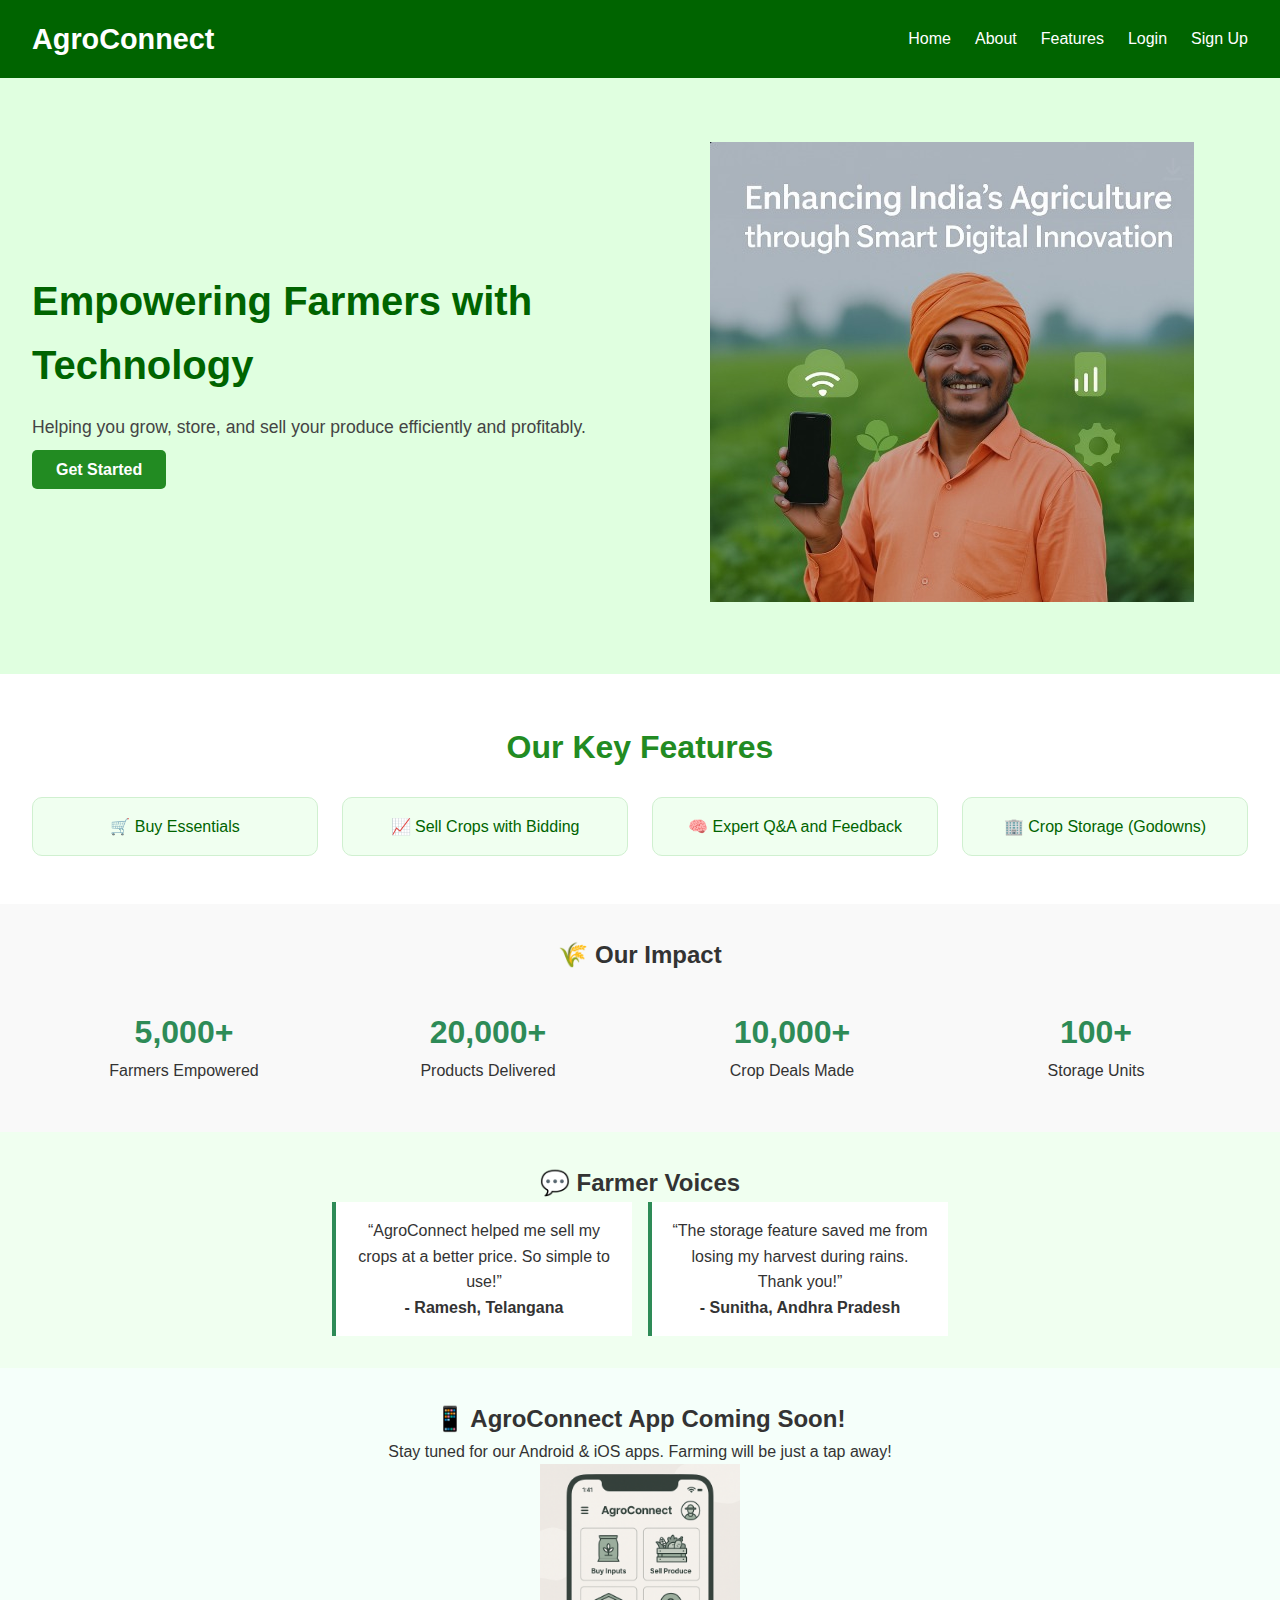
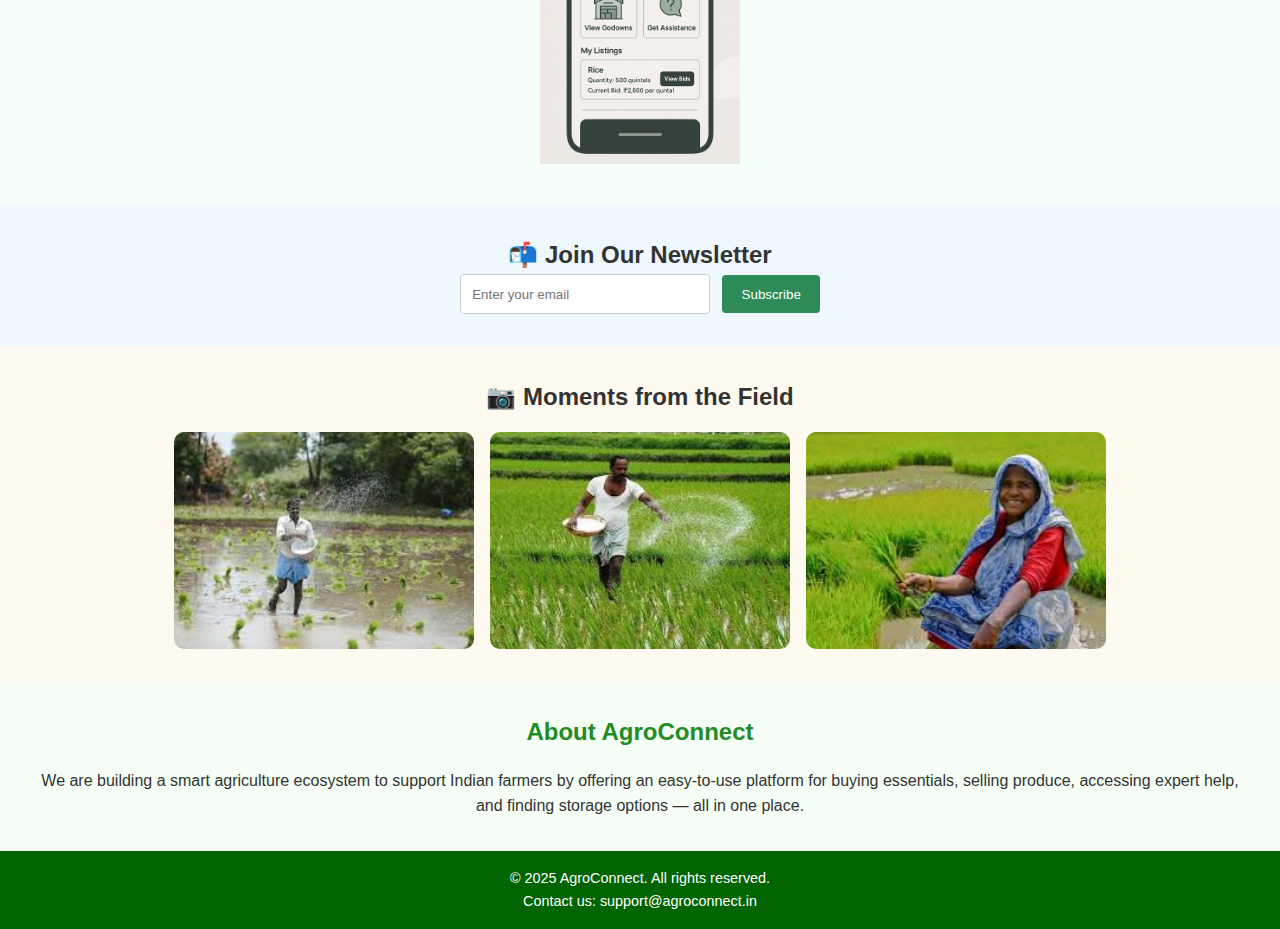
<file: index.html>
<!DOCTYPE html>
<html lang="en">

<head>
    <meta charset="UTF-8" />
    <meta name="viewport" content="width=device-width, initial-scale=1.0" />
    <title>AgroConnect - Home</title>
    <link rel="stylesheet" href="style.css" />
</head>

<body>

    <!-- Navbar -->
    <nav class="navbar">
        <div class="logo">AgroConnect</div>
        <ul class="nav-links">
            <li><a href="#">Home</a></li>
            <li><a href="#about">About</a></li>
            <li><a href="#features">Features</a></li>
            <li><a href="login.html">Login</a></li>
            <li><a href="signup.html">Sign Up</a></li>
        </ul>
    </nav>

    <!-- Hero Section -->
    <section class="hero">
        <div class="hero-text">
            <h1>Empowering Farmers with Technology</h1>
            <p>Helping you grow, store, and sell your produce efficiently and profitably.</p>
            <a href="#features" class="cta-button">Get Started</a>
        </div>
        <div class="hero-img">
            <img src="image/hero-img.jpg" alt="Farming Illustration">
        </div>
    </section>

    <!-- Features Section -->
    <section class="features" id="features">
        <h2>Our Key Features</h2>
        <div class="feature-grid">
            <a href="products.html" style="text-decoration: none;">
                <div class="feature">🛒 Buy Essentials</div>
            </a>
            <a href="sell.html" style="text-decoration: none;">
                <div class="feature">📈 Sell Crops with Bidding</div>
            </a>
            <a href="qa.html" style="text-decoration: none;">
                <div class="feature">🧠 Expert Q&A and Feedback</div>
            </a>
            <a href="storage.html" style="text-decoration: none;"><div class="feature">🏢 Crop Storage (Godowns)</div></a>
        </div>
    </section>

    <!-- Stats Section -->
<section class="stats">
    <h2>🌾 Our Impact</h2>
    <div class="stats-grid">
        <div class="stat"><h3>5,000+</h3><p>Farmers Empowered</p></div>
        <div class="stat"><h3>20,000+</h3><p>Products Delivered</p></div>
        <div class="stat"><h3>10,000+</h3><p>Crop Deals Made</p></div>
        <div class="stat"><h3>100+</h3><p>Storage Units</p></div>
    </div>
</section>

<!-- Testimonials -->
<section class="testimonials">
    <h2>💬 Farmer Voices</h2>
    <div class="testimonial-cards">
        <div class="testimonial">
            <p>“AgroConnect helped me sell my crops at a better price. So simple to use!”</p>
            <h4>- Ramesh, Telangana</h4>
        </div>
        <div class="testimonial">
            <p>“The storage feature saved me from losing my harvest during rains. Thank you!”</p>
            <h4>- Sunitha, Andhra Pradesh</h4>
        </div>
    </div>
</section>



<!-- Mobile App Promo -->
<section class="app-promo">
    <h2>📱 AgroConnect App Coming Soon!</h2>
    <p>Stay tuned for our Android & iOS apps. Farming will be just a tap away!</p>
    <img src="image/mok-app.png" alt="Mobile app promo" style="max-width: 200px;">
</section>

<!-- Newsletter Signup -->
<section class="newsletter">
    <h2>📬 Join Our Newsletter</h2>
    <form>
        <input type="email" placeholder="Enter your email" required>
        <button type="submit">Subscribe</button>
    </form>
</section>

<!-- Image Gallery -->
<section class="gallery">
    <h2>📷 Moments from the Field</h2>
    <div class="gallery-grid">
        <img src="image/fimg1.png" alt="Farming 1">
        <img src="image/fimg2.png" alt="Farming 2">
        <img src="image/fimg3.png" alt="Farming 3">
    </div>
</section>


    <!-- About Section -->
    <section class="about" id="about">
        <h2>About AgroConnect</h2>
        <p>We are building a smart agriculture ecosystem to support Indian farmers by offering an easy-to-use platform
            for buying essentials, selling produce, accessing expert help, and finding storage options — all in one
            place.</p>
    </section>



    <!-- Footer -->
    <footer>
        <p>&copy; 2025 AgroConnect. All rights reserved.</p>
        <p>Contact us: support@agroconnect.in</p>
    </footer>

</body>

</html>
</file>
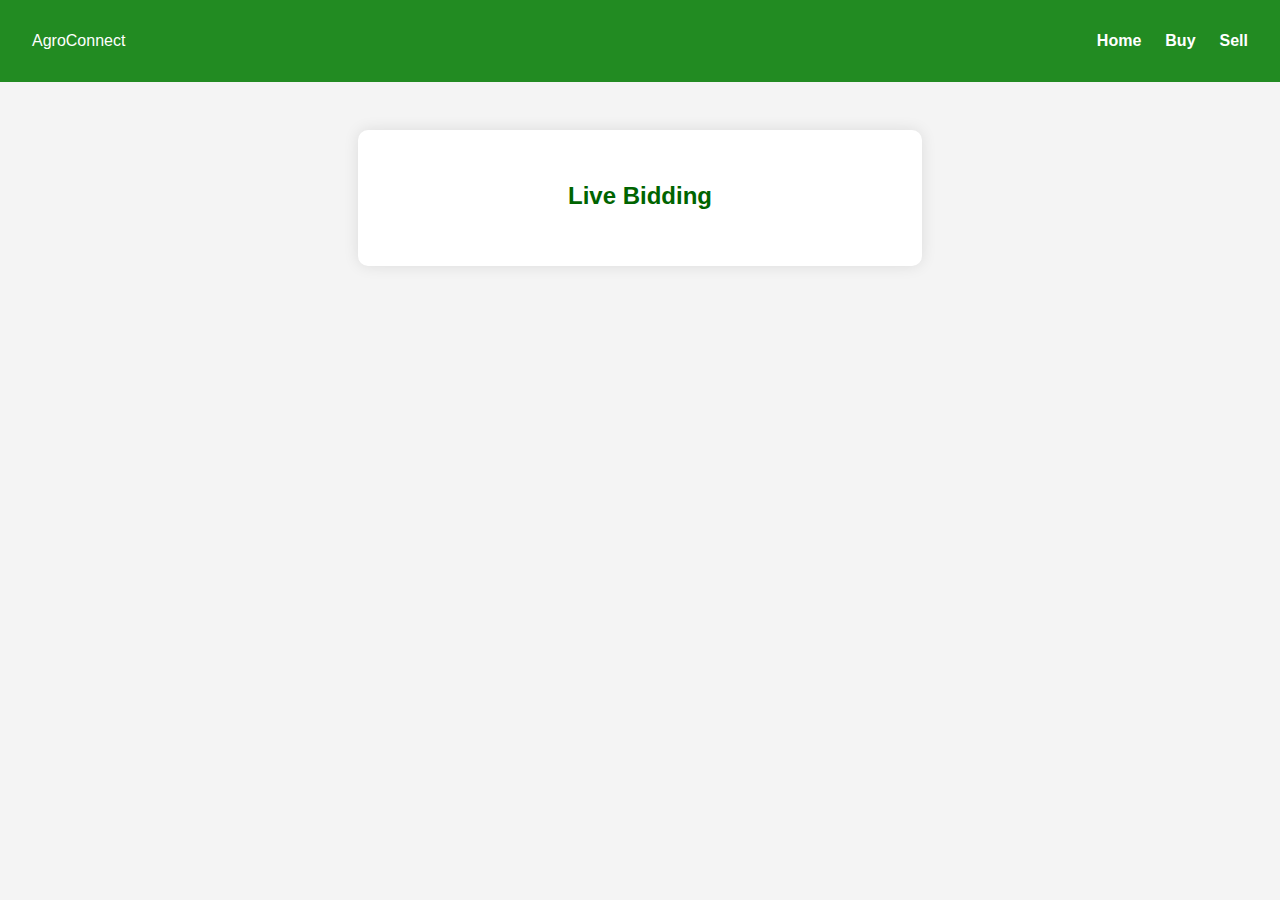
<file: bidding.html>
<!DOCTYPE html>
<html lang="en">

<head>
    <meta charset="UTF-8" />
    <meta name="viewport" content="width=device-width, initial-scale=1.0" />
    <title>Crop Bidding | AgroConnect</title>
    <link rel="stylesheet" href="sell-style.css" />
</head>

<body>
    <nav class="navbar">
        <div class="logo">AgroConnect</div>
        <ul class="nav-links">
            <li><a href="index.html">Home</a></li>
            <li><a href="products.html">Buy</a></li>
            <li><a href="sell.html">Sell</a></li>
        </ul>
    </nav>

    <section class="bidding-section">
        <h2>Live Bidding</h2>
        <div id="cropList"></div>
    </section>

    <script>
        const cropList = document.getElementById("cropList");
        const listings = JSON.parse(localStorage.getItem("cropListings")) || [];

        listings.forEach((crop, index) => {
            const container = document.createElement("div");
            container.classList.add("crop-item");

            const highestBid = crop.bids.length > 0 ?
                Math.max(...crop.bids.map(b => b.amount)) :
                crop.basePrice;

            container.innerHTML = `
        <h3>${crop.name}</h3>
        <p>Quantity: ${crop.quantity} kg</p>
        <p>Base Price: ₹${crop.basePrice}</p>
        <p><strong>Current Highest Bid: ₹${highestBid}</strong></p>
        <input type="number" id="bid-${index}" placeholder="Your Bid (₹)" />
        <button onclick="placeBid(${index})">Place Bid</button>
      `;

            cropList.appendChild(container);
        });

        function placeBid(index) {
            const bidInput = document.getElementById(`bid-${index}`);
            const bidAmount = parseInt(bidInput.value);
            if (!bidAmount) return alert("Enter a valid amount");

            const crops = JSON.parse(localStorage.getItem("cropListings")) || [];
            crops[index].bids.push({
                amount: bidAmount
            });
            localStorage.setItem("cropListings", JSON.stringify(crops));
            alert("Bid placed successfully!");
            location.reload();
        }
    </script>
</body>

</html>
</file>
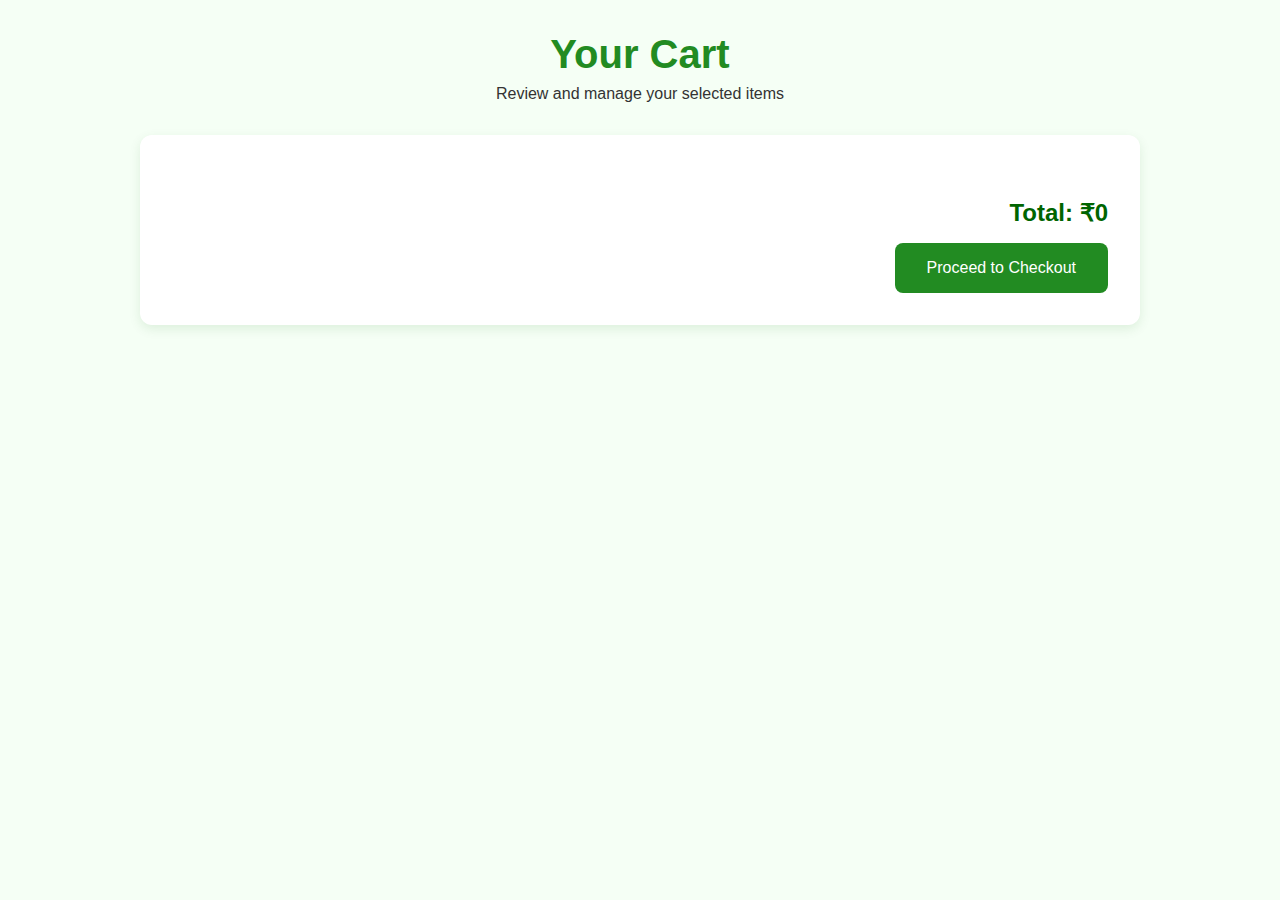
<file: cart.html>
<!DOCTYPE html>
<html lang="en">

<head>
    <meta charset="UTF-8" />
    <meta name="viewport" content="width=device-width, initial-scale=1.0" />
    <title>Cart | AgroConnect</title>
    <link rel="stylesheet" href="cart-style.css" />
</head>

<body>

    <header>
        <h1>Your Cart</h1>
        <p>Review and manage your selected items</p>
    </header>

    <div class="cart-container">


        <!-- Cart Summary -->
        <div class="cart-summary">
            <h2>Total: ₹<span id="totalAmount">750</span></h2>
            <div class="checkout-section">
                <h2>Total: ₹<span id="totalAmount">0</span></h2>
                <button class="checkout-btn" onclick="handleCheckout()">Proceed to Checkout</button>
            </div>

        </div>

    </div>



    <script>
        const cart = JSON.parse(localStorage.getItem("agroCart")) || [];
        const cartContainer = document.querySelector(".cart-container");
        const summary = document.querySelector(".cart-summary");
        let total = 0;

        cart.forEach((item, index) => {
            const itemHTML = `
            <div class="cart-item">
              <img src="${item.image}" alt="${item.name}" />
              <div class="item-details">
                <h3>${item.name}</h3>
                <p>Price: ₹${item.price}</p>
              </div>
              <div class="item-quantity">
                <label for="qty${index}">Qty:</label>
                <input type="number" id="qty${index}" name="qty${index}" value="${item.quantity}" min="1"
                  onchange="updateQuantity(${index}, this.value)" />
              </div>
              <button class="remove-btn" onclick="removeItem(${index})">Remove</button>
            </div>
          `;
            cartContainer.insertAdjacentHTML("beforeend", itemHTML);
            total += item.price * item.quantity;
        });

        summary.innerHTML = `
          <h2>Total: ₹<span id="totalAmount">${total}</span></h2>
          <button class="checkout-btn">Proceed to Checkout</button>
        `;

        function removeItem(index) {
            cart.splice(index, 1);
            localStorage.setItem("agroCart", JSON.stringify(cart));
            location.reload();
        }

        function updateQuantity(index, qty) {
            cart[index].quantity = parseInt(qty);
            localStorage.setItem("agroCart", JSON.stringify(cart));
            location.reload();
        }

        function handleCheckout() {
            const cart = JSON.parse(localStorage.getItem("agroCart")) || [];
            if (cart.length === 0) {
              alert("Your cart is empty!");
              return;
            }
          
            // You can also connect this to a backend later
            alert("Thank you for your purchase! 🛒");
            localStorage.removeItem("agroCart");
            updateCartBadge(); // Reset badge
            location.href = "index.html"; // Redirect to home
          }
          
    </script>


</body>

</html>
</file>
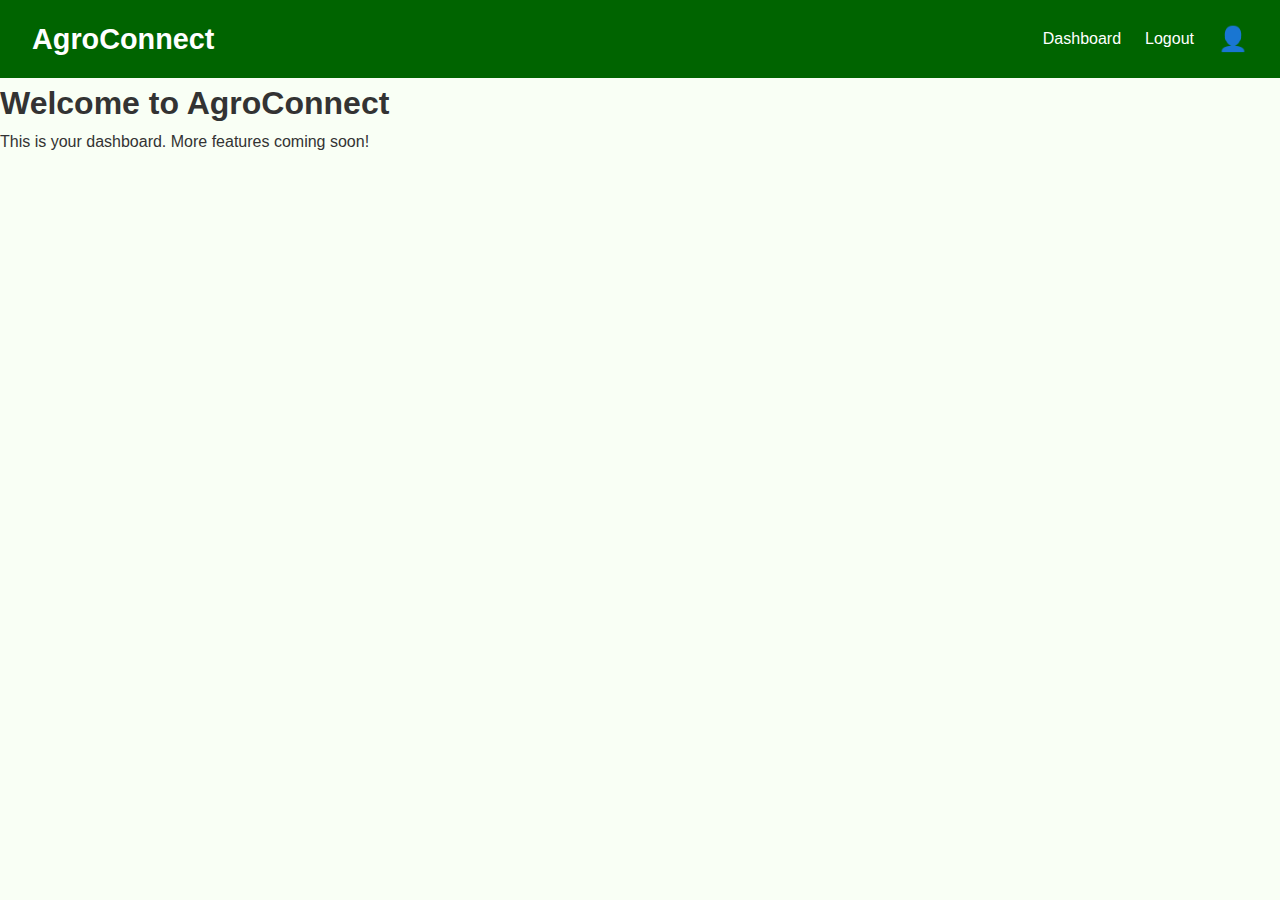
<file: dashboard.html>
<!DOCTYPE html>
<html lang="en">

<head>
    <meta charset="UTF-8" />
    <meta name="viewport" content="width=device-width, initial-scale=1.0" />
    <title>Dashboard | AgroConnect</title>
    <link rel="stylesheet" href="style.css" />
</head>

<body>
    <nav class="navbar">
        <div class="logo">AgroConnect</div>
        <ul class="nav-links" id="nav-links">
            <li><a href="#">Dashboard</a></li>
            <li><a href="#" id="logoutBtn">Logout</a></li>
            <li>
                <div class="profile-icon" title="Profile">
                    👤
                </div>
            </li>
        </ul>
    </nav>

    <section class="dashboard-content">
        <h1 id="welcome-text">Welcome, User</h1>
        <p>This is your dashboard. More features coming soon!</p>
    </section>

    <script>
        // Load user from localStorage
        const user = JSON.parse(localStorage.getItem("agroUser"));
        const welcomeText = document.getElementById("welcome-text");

        if (user && user.name) {
            welcomeText.textContent = `Welcome, ${user.name}`;
        } else {
            welcomeText.textContent = "Welcome to AgroConnect";
        }

        // Logout handler
        document.getElementById("logoutBtn").addEventListener("click", () => {
            localStorage.removeItem("agroUser");
            window.location.href = "index.html"; // or login.html
        });
    </script>
</body>

</html>
</file>
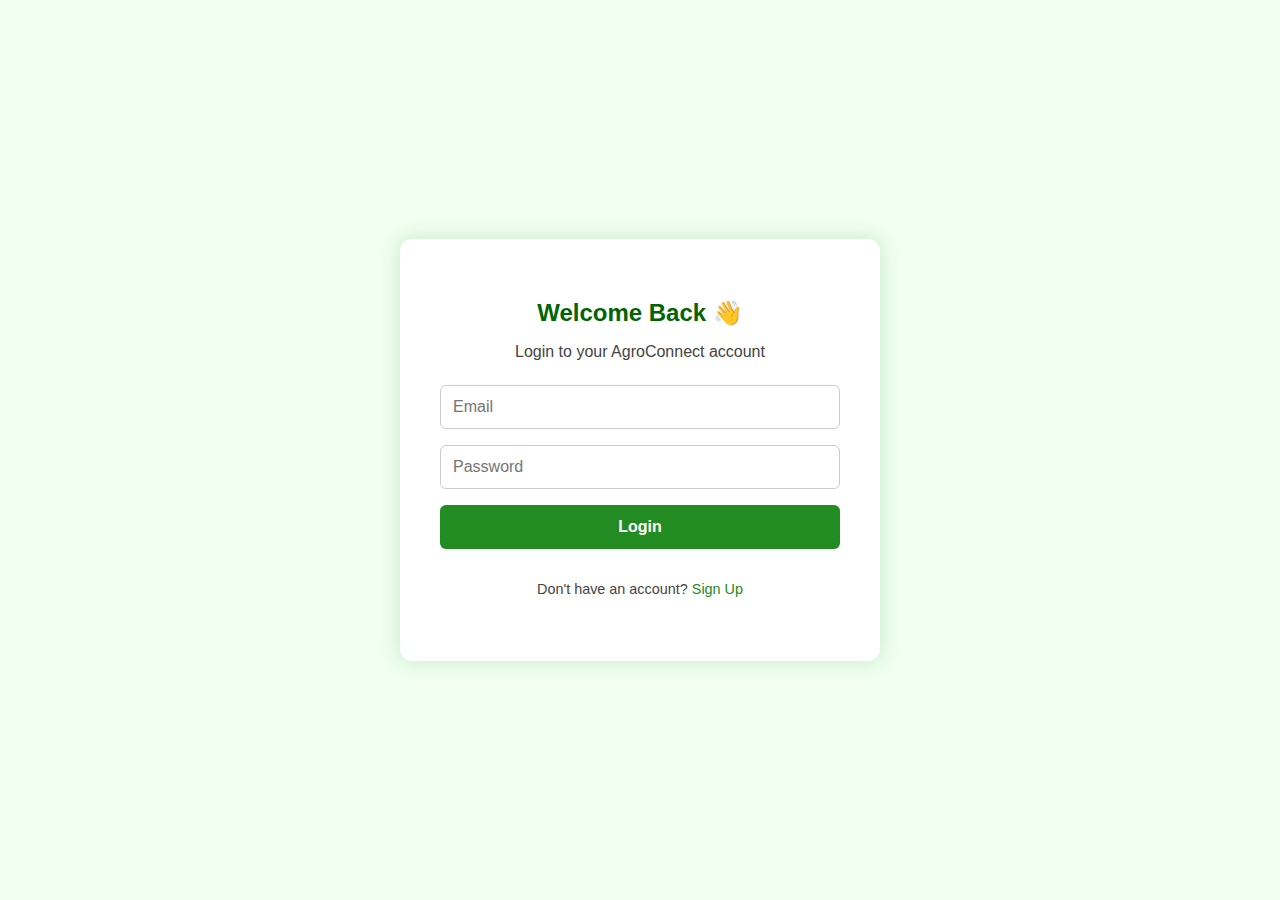
<file: login.html>
<!DOCTYPE html>
<html lang="en">

<head>
    <meta charset="UTF-8" />
    <meta name="viewport" content="width=device-width, initial-scale=1.0" />
    <title>Login | AgroConnect</title>
    <link rel="stylesheet" href="auth-style.css" />
</head>

<body>
    <div class="auth-container">
        <h2>Welcome Back 👋</h2>
        <p>Login to your AgroConnect account</p>

        <!-- Login Form -->
        <form class="auth-form" id="login-form">
            <input type="email" id="loginEmail" placeholder="Email" required />
            <input type="password" id="loginPassword" placeholder="Password" required />
            <button type="submit">Login</button>
            <p class="switch-link">Don't have an account? <a href="signup.html">Sign Up</a></p>
        </form>
    </div>

    <!-- Link to login.js -->
    <script src="login.js"></script>
    
</body>

</html>
</file>
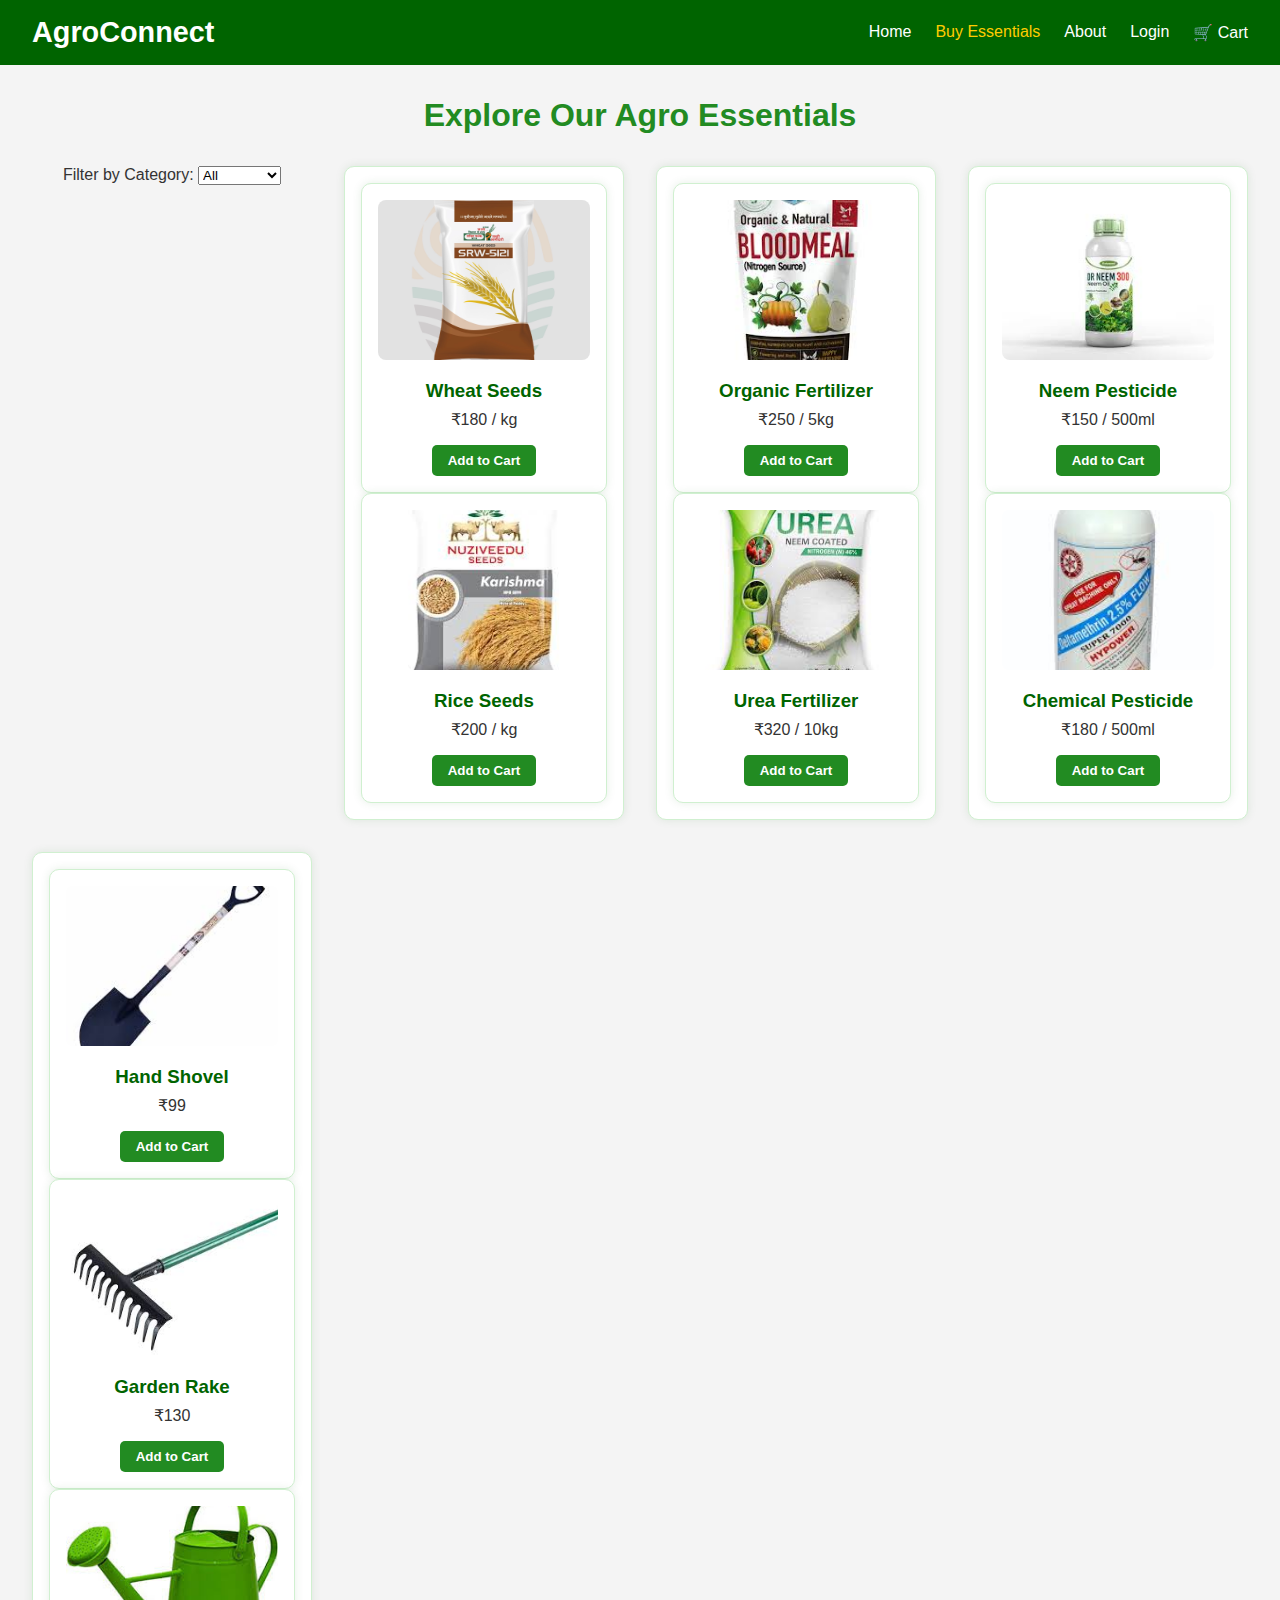
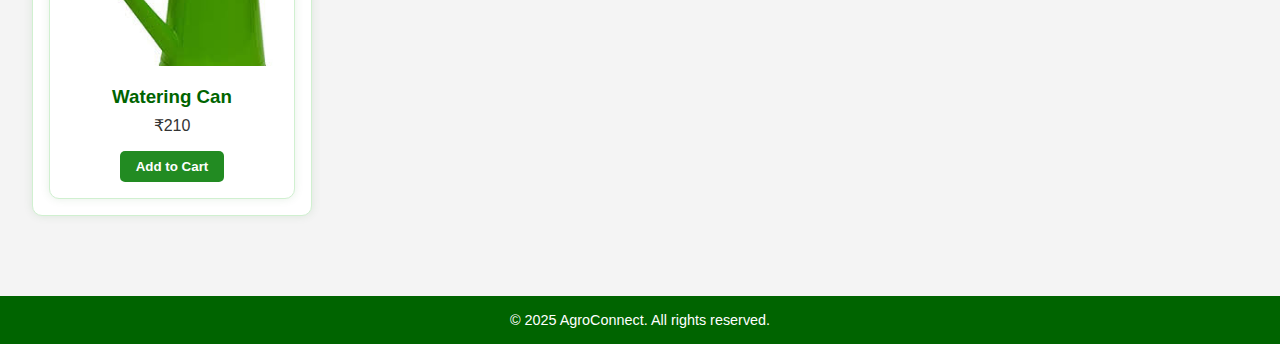
<file: products.html>
<!DOCTYPE html>
<html lang="en">

<head>
    <meta charset="UTF-8" />
    <meta name="viewport" content="width=device-width, initial-scale=1.0" />
    <title>Buy Essentials | AgroConnect</title>
    <link rel="stylesheet" href="products.css" />
</head>

<body>
    <header class="navbar">
        <div class="logo">AgroConnect</div>
        <ul class="nav-links">
            <li><a href="index.html">Home</a></li>
            <li><a href="products.html" class="active">Buy Essentials</a></li>
            <li><a href="index.html">About</a></li>
            <li id="profileLink"><a href="login.html">Login</a></li>
            <li><a href="cart.html">🛒 Cart</a></li>

        </ul>
    </header>

    <section class="products-section">
        <h2>Explore Our Agro Essentials</h2>
        <div class="product-grid">
            <div class="filter-bar">
                <label for="category">Filter by Category:</label>
                <select id="category" onchange="filterProducts()">
                    <option value="all">All</option>
                    <option value="seeds">Seeds</option>
                    <option value="fertilizers">Fertilizers</option>
                    <option value="pesticides">Pesticides</option>
                    <option value="tools">Tools</option>
                </select>
            </div>


            <div class="product-card seeds">
                <div class="product-card">
                    <img src="image/seed1.jpg" alt="Wheat Seeds">
                    <h3>Wheat Seeds</h3>
                    <p>₹180 / kg</p>
                    <button onclick="addToCart('Wheat Seeds', 180)">Add to Cart</button>
                </div>

                <div class="product-card">
                    <img src="image/seed2.jpg" alt="Rice Seeds">
                    <h3>Rice Seeds</h3>
                    <p>₹200 / kg</p>
                    <button onclick="addToCart('Rice Seeds', 200)">Add to Cart</button>
                </div>

            </div>

            <div class="product-card fertilizers">
                <!-- Fertilizers -->
                <div class="product-card">
                    <img src="image/fertilizer1.jpg" alt="Organic Fertilizer">
                    <h3>Organic Fertilizer</h3>
                    <p>₹250 / 5kg</p>
                    <button onclick="addToCart('Organic Fertilizer', 250)">Add to Cart</button>
                </div>

                <div class="product-card">
                    <img src="image/fertilizer2.jpg" alt="Urea Fertilizer">
                    <h3>Urea Fertilizer</h3>
                    <p>₹320 / 10kg</p>
                    <button onclick="addToCart('Urea Fertilizer', 320)">Add to Cart</button>
                </div>
            </div>


            <div class="product-card pesticides">
                <div class="product-card">
                    <img src="image/pesticide1.jpg" alt="Neem Pesticide">
                    <h3>Neem Pesticide</h3>
                    <p>₹150 / 500ml</p>
                    <button onclick="addToCart('Neem Pesticide', 150)">Add to Cart</button>
                </div>

                <div class="product-card">
                    <img src="image/pesticide2.jpg" alt="Chemical Pesticide">
                    <h3>Chemical Pesticide</h3>
                    <p>₹180 / 500ml</p>
                    <button onclick="addToCart('Chemical Pesticide', 180)">Add to Cart</button>
                </div>

            </div>


            <div class="product-card tools">
                <!-- Tools -->
                <div class="product-card">
                    <img src="image/tool1.jpg" alt="Hand Shovel">
                    <h3>Hand Shovel</h3>
                    <p>₹99</p>
                    <button onclick="addToCart('Hand Shovel', 99)">Add to Cart</button>
                </div>

                <div class="product-card">
                    <img src="image/tool2.jpg" alt="Rake">
                    <h3>Garden Rake</h3>
                    <p>₹130</p>
                    <button onclick="addToCart('Garden Rake', 130)">Add to Cart</button>
                </div>

                <div class="product-card">
                    <img src="image/tool3.jpg" alt="Watering Can">
                    <h3>Watering Can</h3>
                    <p>₹210</p>
                    <button onclick="addToCart('Watering Can', 210)">Add to Cart</button>
                </div>
            </div>

        </div>
    </section>


    <footer>
        <p>© 2025 AgroConnect. All rights reserved.</p>
    </footer>

    <script>
        // Handle showing profile if logged in
        const user = JSON.parse(localStorage.getItem("agroUser"));
        if (user) {
            document.getElementById("profileLink").innerHTML = `<a href="profile.html">Hi, ${user.name}</a>`;
        }

        function filterProducts() {
            const category = document.getElementById("category").value;
            const cards = document.querySelectorAll(".product-card");

            cards.forEach(card => {
                if (category === "all" || card.classList.contains(category)) {
                    card.style.display = "block";
                } else {
                    card.style.display = "none";
                }
            });
        }

        function addToCart(name, price) {
            let cart = JSON.parse(localStorage.getItem("agroCart")) || [];
            cart.push({
                name,
                price
            });
            localStorage.setItem("agroCart", JSON.stringify(cart));
            alert(name + " added to cart!");
        }
        function addToCart(name, price) {
            let cart = JSON.parse(localStorage.getItem("agroCart")) || [];

            // Check if already in cart
            const existing = cart.find(item => item.name === name);
            if (existing) {
                existing.quantity += 1;
            } else {
                cart.push({
                    name,
                    price,
                    quantity: 1
                });
            }

            localStorage.setItem("agroCart", JSON.stringify(cart));
            alert(`${name} added to cart!`);
        }
    </script>

</body>

</html>
</file>
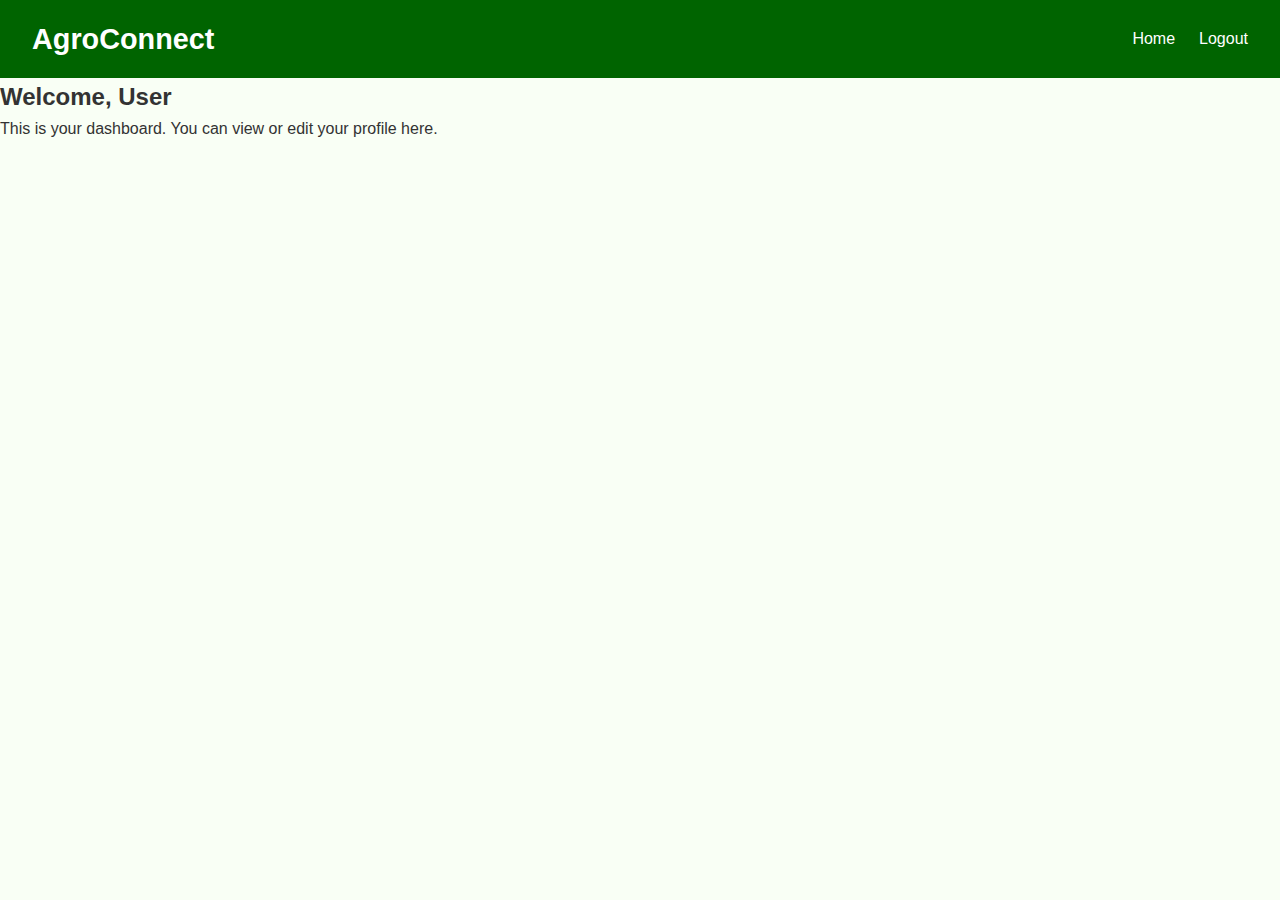
<file: profile.html>
<!-- profile.html -->
<!DOCTYPE html>
<html lang="en">
<head>
  <meta charset="UTF-8">
  <title>Your Profile - AgroConnect</title>
  <link rel="stylesheet" href="style.css">
</head>
<body>
  <nav class="navbar">
    <div class="logo">AgroConnect</div>
    <ul class="nav-links">
      <li><a href="index.html">Home</a></li>
      <li><a href="#" onclick="logoutUser()">Logout</a></li>
    </ul>
  </nav>

  <section class="login-section">
    <h2>Welcome, <span id="profileName"></span></h2>
    <p>This is your dashboard. You can view or edit your profile here.</p>
  </section>

  <script src="script.js"></script>
</body>
</html>
</file>
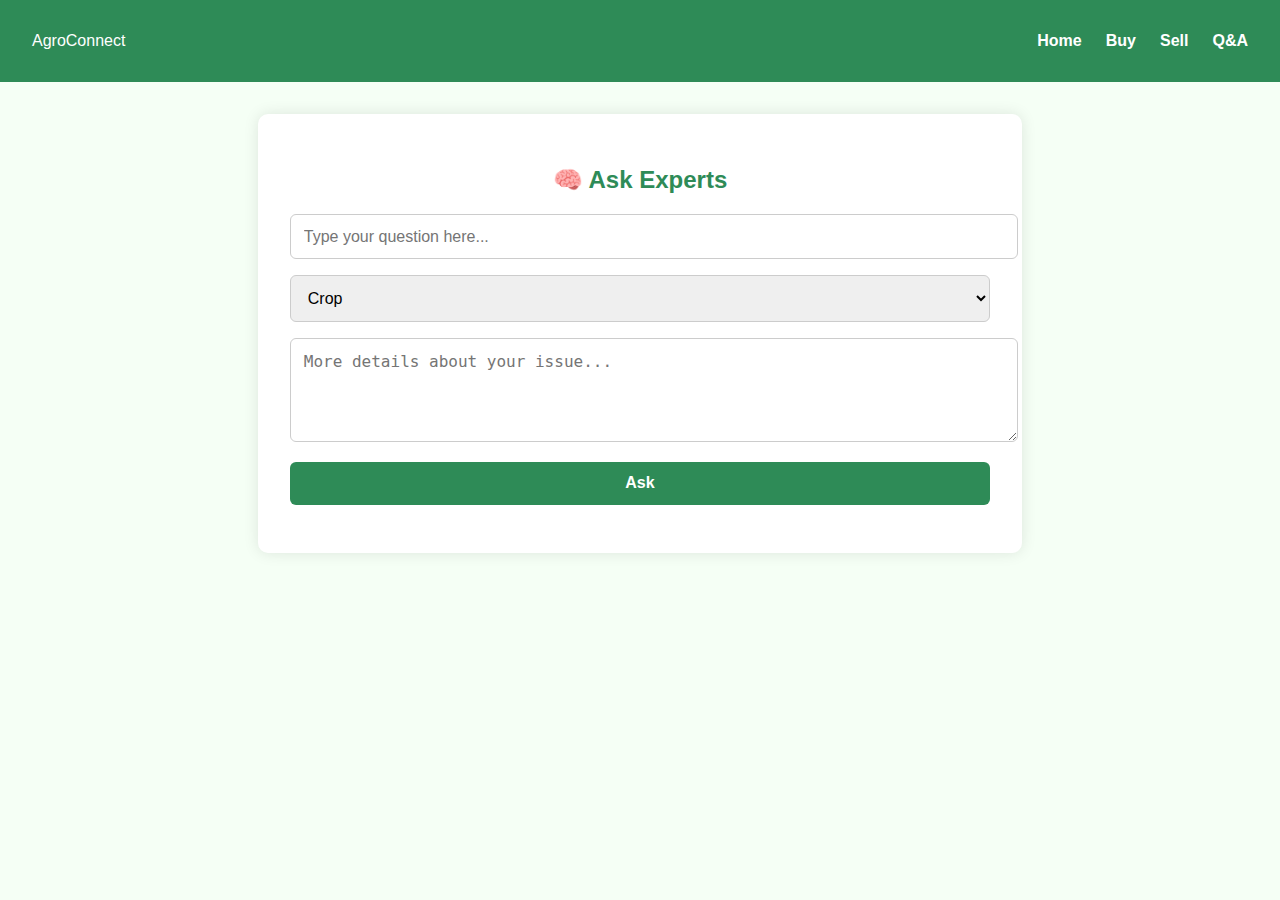
<file: qa.html>
<!DOCTYPE html>
<html lang="en">
<head>
  <meta charset="UTF-8" />
  <meta name="viewport" content="width=device-width, initial-scale=1.0"/>
  <title>Expert Q&A | AgroConnect</title>
  <link rel="stylesheet" href="qa-style.css"/>
</head>
<body>
  <nav class="navbar">
    <div class="logo">AgroConnect</div>
    <ul class="nav-links">
      <li><a href="index.html">Home</a></li>
      <li><a href="products.html">Buy</a></li>
      <li><a href="sell.html">Sell</a></li>
      <li><a href="qa.html" class="active">Q&A</a></li>
    </ul>
  </nav>

  <section class="qa-section">
    <h2>🧠 Ask Experts</h2>
    <form id="questionForm">
      <input type="text" id="questionTitle" placeholder="Type your question here..." required />
      <select id="questionTag">
        <option value="Crop">Crop</option>
        <option value="Soil">Soil</option>
        <option value="Pests">Pests</option>
        <option value="Weather">Weather</option>
        <option value="Tools">Tools</option>
      </select>
      <textarea id="questionDetails" placeholder="More details about your issue..." rows="4" required></textarea>
      <button type="submit">Ask</button>
    </form>

    <div id="questionsList"></div>
  </section>

  <script>
    const form = document.getElementById('questionForm');
    const questionList = document.getElementById('questionsList');

    form.addEventListener('submit', e => {
      e.preventDefault();

      const question = {
        title: document.getElementById('questionTitle').value,
        tag: document.getElementById('questionTag').value,
        details: document.getElementById('questionDetails').value,
        answers: []
      };

      const stored = JSON.parse(localStorage.getItem('qaForum')) || [];
      stored.push(question);
      localStorage.setItem('qaForum', JSON.stringify(stored));

      form.reset();
      displayQuestions();
    });

    function displayQuestions() {
      questionList.innerHTML = '';
      const questions = JSON.parse(localStorage.getItem('qaForum')) || [];
      questions.forEach((q, index) => {
        const div = document.createElement('div');
        div.classList.add('question-box');
        div.innerHTML = `
          <h3>${q.title}</h3>
          <p><strong>Category:</strong> ${q.tag}</p>
          <p>${q.details}</p>
          <button onclick="answerPrompt(${index})">Answer</button>
          <div class="answers">
            ${q.answers.map(a => `<p>💬 ${a}</p>`).join('')}
          </div>
        `;
        questionList.appendChild(div);
      });
    }

    function answerPrompt(index) {
      const answer = prompt("Your Answer:");
      if (answer) {
        const forum = JSON.parse(localStorage.getItem('qaForum'));
        forum[index].answers.push(answer);
        localStorage.setItem('qaForum', JSON.stringify(forum));
        displayQuestions();
      }
    }

    // Initial load
    displayQuestions();
  </script>
</body>
</html>
</file>
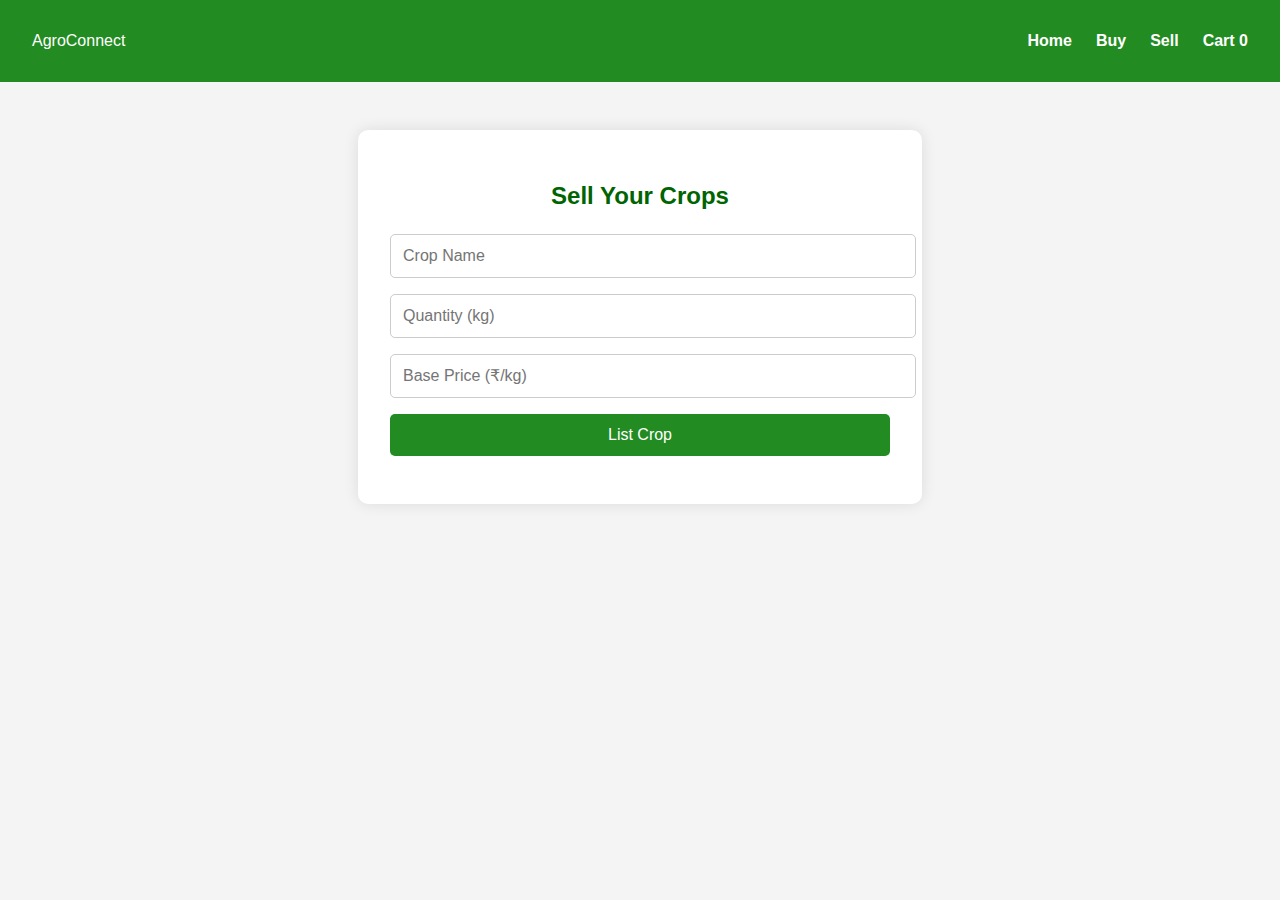
<file: sell.html>
<!DOCTYPE html>
<html lang="en">

<head>
    <meta charset="UTF-8" />
    <meta name="viewport" content="width=device-width, initial-scale=1.0" />
    <title>Sell Crops | AgroConnect</title>
    <link rel="stylesheet" href="sell-style.css" />
</head>

<body>
    <nav class="navbar">
        <div class="logo">AgroConnect</div>
        <ul class="nav-links">
            <li><a href="index.html">Home</a></li>
            <li><a href="products.html">Buy</a></li>
            <li><a href="sell.html" class="active">Sell</a></li>
            <li><a href="cart.html">Cart <span id="cartCount">0</span></a></li>
        </ul>
    </nav>

    <section class="sell-form-section">
        <h2>Sell Your Crops</h2>
        <form id="cropForm">
            <input type="text" placeholder="Crop Name" required id="cropName" />
            <input type="number" placeholder="Quantity (kg)" required id="cropQty" />
            <input type="number" placeholder="Base Price (₹/kg)" required id="cropPrice" />
            <button type="submit">List Crop</button>
        </form>
    </section>

    <script>
        const cropForm = document.getElementById("cropForm");

        cropForm.addEventListener("submit", function (e) {
            e.preventDefault();
            const crop = {
                name: document.getElementById("cropName").value,
                quantity: document.getElementById("cropQty").value,
                basePrice: document.getElementById("cropPrice").value,
                bids: []
            };

            const cropListings = JSON.parse(localStorage.getItem("cropListings")) || [];
            cropListings.push(crop);
            localStorage.setItem("cropListings", JSON.stringify(cropListings));
            alert("Crop listed successfully!");
            window.location.href = "bidding.html";
        });
    </script>
</body>

</html>
</file>
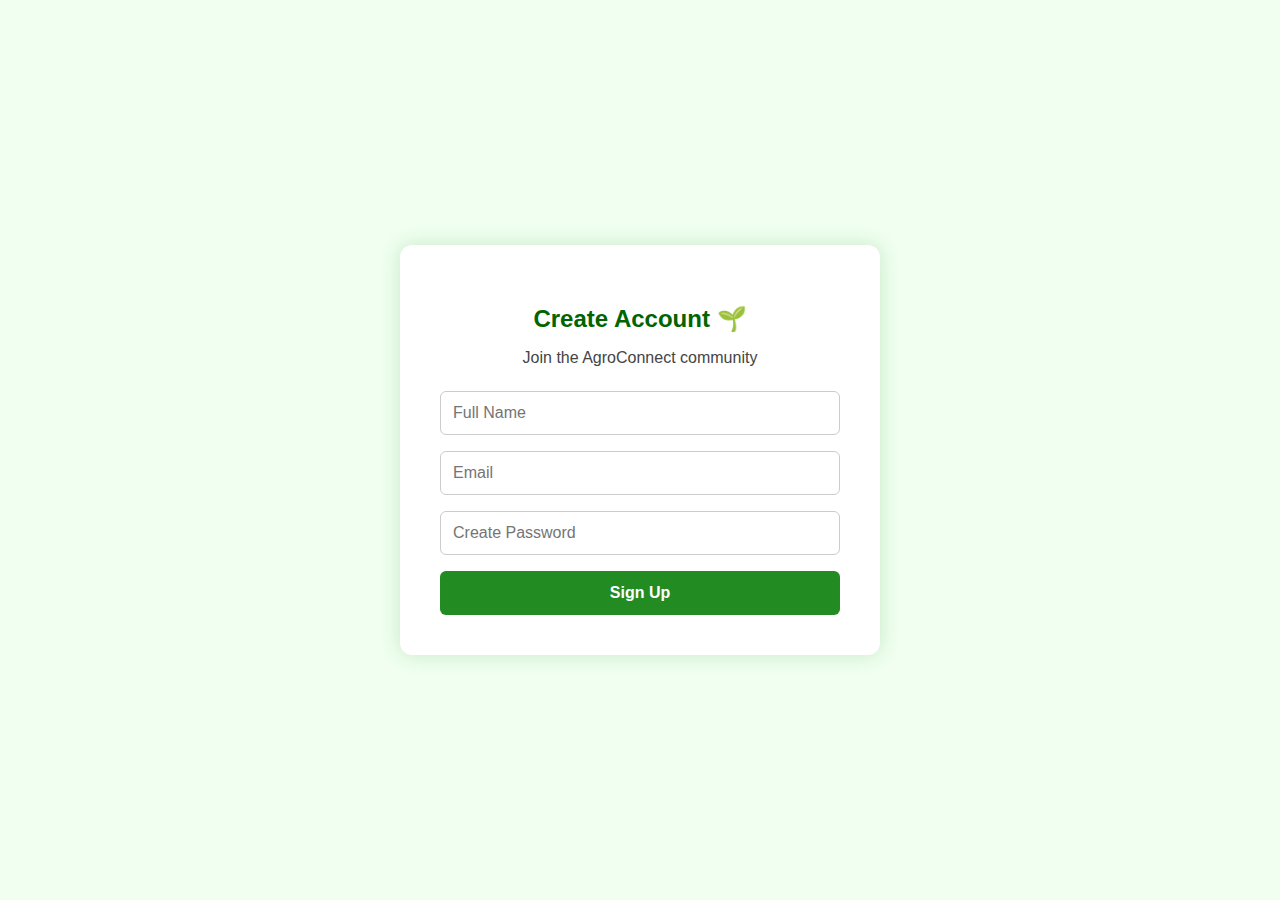
<file: signup.html>
<!DOCTYPE html>
<html lang="en">

<head>
    <meta charset="UTF-8" />
    <meta name="viewport" content="width=device-width, initial-scale=1.0" />
    <title>Sign Up | AgroConnect</title>
    <link rel="stylesheet" href="auth-style.css" />
</head>

<body>
    <div class="auth-container">
        <h2>Create Account 🌱</h2>
        <p>Join the AgroConnect community</p>
        <form class="auth-form" action="#" onsubmit="return validateSignup()">
            <input type="text" id="name" placeholder="Full Name" required />
            <input type="email" id="email" placeholder="Email" required />
            <input type="password" id="password" placeholder="Create Password" required />
            <button type="submit">Sign Up</button>
        </form>
        <script src="validate.js"></script>

    </div>
</body>

</html>
</file>
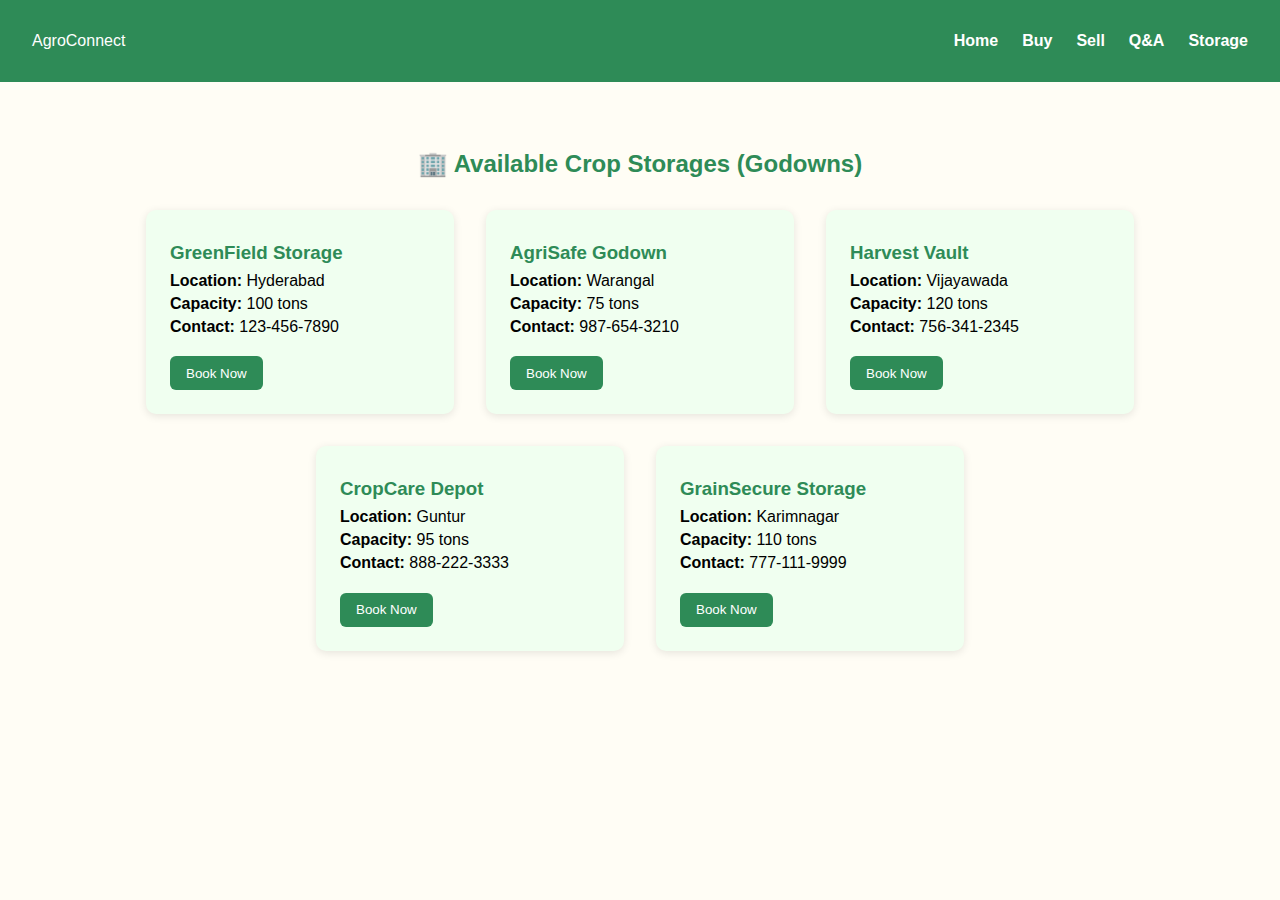
<file: storage.html>
<!DOCTYPE html>
<html lang="en">
<head>
  <meta charset="UTF-8" />
  <meta name="viewport" content="width=device-width, initial-scale=1.0"/>
  <title>Crop Storage | AgroConnect</title>
  <link rel="stylesheet" href="storage-style.css"/>
</head>
<body>
  <nav class="navbar">
    <div class="logo">AgroConnect</div>
    <ul class="nav-links">
      <li><a href="index.html">Home</a></li>
      <li><a href="products.html">Buy</a></li>
      <li><a href="sell.html">Sell</a></li>
      <li><a href="qa.html">Q&A</a></li>
      <li><a href="storage.html" class="active">Storage</a></li>
    </ul>
  </nav>

  <section class="storage-section">
    <h2>🏢 Available Crop Storages (Godowns)</h2>

    <div class="godown-container" id="godownContainer">
      <!-- Dynamic godown cards inserted by JS -->
    </div>
  </section>

  <!-- Booking Modal -->
  <div class="modal" id="bookingModal">
    <div class="modal-content">
      <span class="close" onclick="closeModal()">&times;</span>
      <h3>Book Storage Slot</h3>
      <form id="bookingForm">
        <input type="text" id="farmerName" placeholder="Your Name" required />
        <input type="text" id="cropType" placeholder="Crop Type" required />
        <input type="date" id="startDate" required />
        <input type="date" id="endDate" required />
        <button type="submit">Confirm Booking</button>
      </form>
      <p id="confirmationMsg"></p>
    </div>
  </div>

  <script>
    const godowns = [
      { name: "GreenField Storage", location: "Hyderabad", capacity: "100 tons", contact: "123-456-7890" },
      { name: "AgriSafe Godown", location: "Warangal", capacity: "75 tons", contact: "987-654-3210" },
      { name: "Harvest Vault", location: "Vijayawada", capacity: "120 tons", contact: "756-341-2345" },
      { name: "CropCare Depot", location: "Guntur", capacity: "95 tons", contact: "888-222-3333" },
      { name: "GrainSecure Storage", location: "Karimnagar", capacity: "110 tons", contact: "777-111-9999" },
    ];

    const godownContainer = document.getElementById('godownContainer');
    const modal = document.getElementById('bookingModal');
    const bookingForm = document.getElementById('bookingForm');
    const confirmationMsg = document.getElementById('confirmationMsg');

    function displayGodowns() {
      godowns.forEach((g, index) => {
        const card = document.createElement('div');
        card.classList.add('godown-card');
        card.innerHTML = `
          <h3>${g.name}</h3>
          <p><strong>Location:</strong> ${g.location}</p>
          <p><strong>Capacity:</strong> ${g.capacity}</p>
          <p><strong>Contact:</strong> ${g.contact}</p>
          <button onclick="openModal('${g.name}')">Book Now</button>
        `;
        godownContainer.appendChild(card);
      });
    }

    function openModal(godownName) {
      modal.style.display = "block";
      bookingForm.setAttribute("data-godown", godownName);
      confirmationMsg.innerText = "";
    }

    function closeModal() {
      modal.style.display = "none";
      bookingForm.reset();
    }

    bookingForm.addEventListener("submit", function (e) {
      e.preventDefault();
      const godown = bookingForm.getAttribute("data-godown");
      const name = document.getElementById("farmerName").value;
      const crop = document.getElementById("cropType").value;
      const start = document.getElementById("startDate").value;
      const end = document.getElementById("endDate").value;

      confirmationMsg.innerHTML = `✅ <strong>${name}</strong>, your booking at <strong>${godown}</strong> from <strong>${start}</strong> to <strong>${end}</strong> for <strong>${crop}</strong> has been confirmed.`;
      bookingForm.reset();
    });

    displayGodowns();
  </script>
</body>
</html>
</file>
<file: sell-style.css>
body {
    font-family: 'Poppins', sans-serif;
    background: #f4f4f4;
    margin: 0;
    padding: 0;
  }
  
  .navbar {
    background-color: #228B22;
    color: white;
    padding: 1rem 2rem;
    display: flex;
    justify-content: space-between;
    align-items: center;
  }
  
  .nav-links {
    list-style: none;
    display: flex;
    gap: 1.5rem;
  }
  
  .nav-links li a {
    text-decoration: none;
    color: white;
    font-weight: bold;
  }
  
  .sell-form-section, .bidding-section {
    max-width: 500px;
    margin: 3rem auto;
    background: white;
    padding: 2rem;
    border-radius: 10px;
    box-shadow: 0 0 15px rgba(0,0,0,0.1);
  }
  
  .sell-form-section h2, .bidding-section h2 {
    text-align: center;
    color: #006400;
    margin-bottom: 1.5rem;
  }
  
  form input, form button {
    width: 100%;
    padding: 0.75rem;
    margin-bottom: 1rem;
    border-radius: 5px;
    border: 1px solid #ccc;
    font-size: 1rem;
  }
  
  form button {
    background-color: #228B22;
    color: white;
    cursor: pointer;
    border: none;
    transition: background 0.3s;
  }
  
  form button:hover {
    background-color: #006400;
  }
  
  .crop-item {
    background: #e6ffe6;
    padding: 1rem;
    margin-bottom: 1.5rem;
    border: 1px solid #b2ffb2;
    border-radius: 10px;
  }
</file>
<file: auth-style.css>
body {
    margin: 0;
    padding: 0;
    font-family: 'Segoe UI', sans-serif;
    background-color: #f0fff0;
    display: flex;
    align-items: center;
    justify-content: center;
    height: 100vh;
}

.auth-container {
    background: white;
    padding: 2.5rem;
    border-radius: 12px;
    box-shadow: 0 0 20px rgba(34, 139, 34, 0.2);
    text-align: center;
    width: 90%;
    max-width: 400px;
}

.auth-container h2 {
    color: #006400;
    margin-bottom: 0.5rem;
}

.auth-container p {
    margin-bottom: 1.5rem;
    color: #444;
}

.auth-form {
    display: flex;
    flex-direction: column;
    gap: 1rem;
}

.auth-form input {
    padding: 0.75rem;
    border: 1px solid #ccc;
    border-radius: 6px;
    font-size: 1rem;
}

.auth-form button {
    background-color: #228B22;
    color: white;
    padding: 0.8rem;
    border: none;
    border-radius: 6px;
    font-size: 1rem;
    font-weight: bold;
    cursor: pointer;
    transition: background-color 0.3s ease;
}

.auth-form button:hover {
    background-color: #006400;
}

.switch-link {
    margin-top: 1rem;
    font-size: 0.9rem;
}

.switch-link a {
    color: #228B22;
    text-decoration: none;
    font-weight: 500;
}

.switch-link a:hover {
    text-decoration: underline;
}
</file>
<file: products.css>
/* products.css */

* {
    margin: 0;
    padding: 0;
    box-sizing: border-box;
    font-family: 'Poppins', sans-serif;
}

body {
    background-color: #f4f4f4;
    color: #333;
}

/* Navbar */
.navbar {
    background-color: #006400;
    color: #fff;
    padding: 1rem 2rem;
    display: flex;
    justify-content: space-between;
    align-items: center;
}

.logo {
    font-size: 1.8rem;
    font-weight: bold;
}

.nav-links {
    list-style: none;
    display: flex;
    gap: 1.5rem;
}

.nav-links li a {
    color: white;
    text-decoration: none;
    font-weight: 500;
    transition: color 0.3s ease;
}

.nav-links li a:hover,
.nav-links li a.active {
    color: #ffcc00;
}

/* Products Section */
.products-section {
    padding: 2rem;
    text-align: center;
}

.products-section h2 {
    font-size: 2rem;
    margin-bottom: 2rem;
    color: #228B22;
}

.product-grid {
    display: grid;
    grid-template-columns: repeat(auto-fit, minmax(220px, 1fr));
    gap: 2rem;
}

.product-card {
    background-color: white;
    border: 1px solid #d0f0d0;
    border-radius: 10px;
    padding: 1rem;
    box-shadow: 0 0 10px rgba(0, 100, 0, 0.1);
    transition: transform 0.3s ease;
}

.product-card:hover {
    transform: scale(1.03);
}

.product-card img {
    width: 100%;
    height: 160px;
    object-fit: cover;
    border-radius: 8px;
    margin-bottom: 1rem;
}

.product-card h3 {
    color: #006400;
    margin-bottom: 0.5rem;
}

.product-card p {
    font-weight: 500;
    margin-bottom: 1rem;
}

.product-card button {
    background-color: #228B22;
    color: white;
    padding: 0.5rem 1rem;
    border: none;
    border-radius: 5px;
    cursor: pointer;
    font-weight: bold;
    transition: background-color 0.3s;
}

.product-card button:hover {
    background-color: #006400;
}

/* Footer */
footer {
    background-color: #006400;
    color: white;
    text-align: center;
    padding: 1rem;
    font-size: 0.9rem;
    margin-top: 3rem;
}
</file>
<file: qa-style.css>
body {
    font-family: 'Segoe UI', sans-serif;
    margin: 0;
    padding: 0;
    background: #f5fff5;
  }
  
  .navbar {
    background-color: #2e8b57;
    color: white;
    padding: 1rem 2rem;
    display: flex;
    justify-content: space-between;
    align-items: center;
  }
  
  .nav-links {
    list-style: none;
    display: flex;
    gap: 1.5rem;
  }
  
  .nav-links li a {
    color: white;
    text-decoration: none;
    font-weight: bold;
  }
  
  .qa-section {
    max-width: 700px;
    margin: 2rem auto;
    background: white;
    padding: 2rem;
    border-radius: 10px;
    box-shadow: 0 0 15px rgba(0,0,0,0.1);
  }
  
  .qa-section h2 {
    text-align: center;
    color: #2e8b57;
  }
  
  form input, form select, form textarea, form button {
    width: 100%;
    padding: 0.8rem;
    margin-bottom: 1rem;
    border: 1px solid #ccc;
    border-radius: 6px;
    font-size: 1rem;
  }
  
  form button {
    background-color: #2e8b57;
    color: white;
    font-weight: bold;
    border: none;
    cursor: pointer;
    transition: 0.3s;
  }
  
  form button:hover {
    background-color: #246d45;
  }
  
  .question-box {
    background: #e8ffe8;
    padding: 1rem;
    margin-top: 1.5rem;
    border-left: 5px solid #2e8b57;
    border-radius: 6px;
  }
  
  .answers {
    margin-top: 0.5rem;
    padding-left: 1rem;
    font-size: 0.95rem;
    color: #444;
  }
</file>
<file: storage-style.css>
body {
    font-family: 'Segoe UI', sans-serif;
    margin: 0;
    padding: 0;
    background: #fffdf5;
  }
  
  .navbar {
    background-color: #2e8b57;
    color: white;
    padding: 1rem 2rem;
    display: flex;
    justify-content: space-between;
    align-items: center;
  }
  
  .nav-links {
    list-style: none;
    display: flex;
    gap: 1.5rem;
  }
  
  .nav-links li a {
    color: white;
    text-decoration: none;
    font-weight: bold;
  }
  
  .storage-section {
    max-width: 1000px;
    margin: 2rem auto;
    padding: 1rem;
  }
  
  .storage-section h2 {
    text-align: center;
    color: #2e8b57;
    margin-bottom: 2rem;
  }
  
  .godown-container {
    display: flex;
    flex-wrap: wrap;
    gap: 2rem;
    justify-content: center;
  }
  
  .godown-card {
    background-color: #f0fff0;
    padding: 1.5rem;
    border-radius: 10px;
    box-shadow: 0 2px 8px rgba(0,0,0,0.1);
    width: 260px;
  }
  
  .godown-card h3 {
    margin: 0.5rem 0;
    color: #2e8b57;
  }
  
  .godown-card p {
    margin: 0.3rem 0;
  }
  
  .godown-card button {
    background-color: #2e8b57;
    color: white;
    padding: 0.6rem 1rem;
    margin-top: 1rem;
    border: none;
    border-radius: 6px;
    cursor: pointer;
  }
  
  .modal {
    display: none;
    position: fixed;
    top: 0; left: 0;
    width: 100%; height: 100%;
    background: rgba(0,0,0,0.5);
  }
  
  .modal-content {
    background-color: white;
    margin: 10% auto;
    padding: 2rem;
    border-radius: 10px;
    width: 90%;
    max-width: 400px;
    position: relative;
  }
  
  .close {
    position: absolute;
    top: 10px; right: 15px;
    font-size: 24px;
    cursor: pointer;
  }
  
  .modal-content input, .modal-content button {
    width: 100%;
    padding: 0.8rem;
    margin: 0.5rem 0;
    border: 1px solid #ccc;
    border-radius: 6px;
    font-size: 1rem;
  }
  
  .modal-content button {
    background-color: #2e8b57;
    color: white;
    font-weight: bold;
  }
</file>
<file: style.css>
/* Reset */
* {
  margin: 0;
  padding: 0;
  box-sizing: border-box;
  font-family: 'Segoe UI', sans-serif;
}

body {
  background-color: #f9fff5;
  color: #333;
  line-height: 1.6;
}

/* Navbar */
.navbar {
  background-color: #228B22;
  color: white;
  display: flex;
  justify-content: space-between;
  padding: 1rem 2rem;
  align-items: center;
}

.logo {
  font-size: 1.8rem;
  font-weight: bold;
}

.nav-links {
  list-style: none;
  display: flex;
  gap: 1.2rem;
}

.nav-links li a {
  color: white;
  text-decoration: none;
  font-weight: 500;
}

.nav-links li a:hover {
  color: #ffcc00;
}

/* Hero Section */
.hero {
  display: flex;
  justify-content: space-between;
  align-items: center;
  padding: 4rem 2rem;
  background: #e0ffe0;
  flex-wrap: wrap;
}

.hero-text {
  flex: 1;
  padding-right: 2rem;
}

.hero-text h1 {
  font-size: 2.5rem;
  color: #006400;
}

.hero-text p {
  margin: 1rem 0;
  font-size: 1.1rem;
  color: #444;
}

.cta-button {
  background: #228B22;
  color: white;
  padding: 0.7rem 1.5rem;
  border-radius: 5px;
  text-decoration: none;
  font-weight: 600;
  transition: background 0.3s ease;
}

.cta-button:hover {
  background: #006400;
}

.hero-img {
  flex: 1;
  text-align: center;
}

.hero-img img {
  max-width: 100%;
  height: auto;
}

/* Features */
.features {
  padding: 3rem 2rem;
  text-align: center;
  background: #ffffff;
}

.features h2 {
  font-size: 2rem;
  color: #228B22;
  margin-bottom: 1.5rem;
}

.feature-grid {
  display: grid;
  grid-template-columns: repeat(auto-fit, minmax(220px, 1fr));
  gap: 1.5rem;
  margin-top: 1rem;
}

.feature {
  background: #f0fff0;
  border: 1px solid #d0f0d0;
  padding: 1rem;
  border-radius: 10px;
  font-weight: 500;
  color: #006400;
  transition: transform 0.3s ease;
}

.feature:hover {
  transform: scale(1.05);
}

/* About Section */
.about {
  padding: 2rem;
  background: #f5fff5;
  text-align: center;
}

.about h2 {
  color: #228B22;
  margin-bottom: 1rem;
}

/* Footer */
footer {
  background-color: #006400;
  color: white;
  text-align: center;
  padding: 1rem;
  font-size: 0.9rem;
}
.navbar {
  background-color: #006400;
  color: white;
  display: flex;
  justify-content: space-between;
  padding: 1rem 2rem;
  align-items: center;
}

.nav-links {
  list-style: none;
  display: flex;
  gap: 1.5rem;
  align-items: center;
}

.nav-links li a {
  color: white;
  text-decoration: none;
  font-weight: 500;
}

.profile-icon {
  font-size: 1.5rem;
  cursor: pointer;
  user-select: none;
}

.filter-bar {
  text-align: center;
  margin: 2rem 0;
}

.filter-bar select {
  padding: 0.5rem;
  font-size: 1rem;
  border-radius: 5px;
}

.cart-container {
  padding: 2rem;
  max-width: 600px;
  margin: auto;
  background: #f8fff4;
  border-radius: 10px;
  box-shadow: 0 0 10px #ccc;
}

#cart-items {
  list-style: none;
  padding: 0;
}

#cart-items li {
  margin: 1rem 0;
  font-size: 1.1rem;
}
.cart-link {
  position: relative;
  font-weight: bold;
  text-decoration: none;
  color: #fff;
}

.cart-count {
  position: absolute;
  top: -8px;
  right: -12px;
  background-color: red;
  color: white;
  padding: 2px 6px;
  border-radius: 50%;
  font-size: 0.75rem;
}
/* Stats */
.stats {
  background: #f9f9f9;
  padding: 2rem;
  text-align: center;
}
.stats-grid {
  display: flex;
  justify-content: space-around;
  flex-wrap: wrap;
  margin-top: 1rem;
}
.stat {
  flex: 1 1 200px;
  padding: 1rem;
}
.stat h3 {
  font-size: 2rem;
  color: #2e8b57;
}

/* Testimonials */
.testimonials {
  background: #f0fff0;
  padding: 2rem;
  text-align: center;
}
.testimonial-cards {
  display: flex;
  flex-wrap: wrap;
  gap: 1rem;
  justify-content: center;
}
.testimonial {
  background: #fff;
  padding: 1rem;
  border-left: 4px solid #2e8b57;
  max-width: 300px;
}

/* Video */
.demo-video {
  padding: 2rem;
  text-align: center;
  background: #fff;
}

/* App Promo */
.app-promo {
  text-align: center;
  padding: 2rem;
  background: #f5fffa;
}

/* Newsletter */
.newsletter {
  background: #f0f8ff;
  text-align: center;
  padding: 2rem;
}
.newsletter input[type="email"] {
  padding: 0.7rem;
  width: 250px;
  border: 1px solid #ccc;
  border-radius: 4px;
}
.newsletter button {
  padding: 0.7rem 1.2rem;
  background-color: #2e8b57;
  color: white;
  border: none;
  border-radius: 4px;
  margin-left: 0.5rem;
}

/* Gallery */
.gallery {
  padding: 2rem;
  background: #fffaf0;
  text-align: center;
}
.gallery-grid {
  display: flex;
  justify-content: center;
  flex-wrap: wrap;
  gap: 1rem;
  margin-top: 1rem;
}
.gallery-grid img {
  width: 300px;
  border-radius: 10px;
  object-fit: cover;
}
</file>
<file: cart-style.css>
/* Reset */
* {
    margin: 0;
    padding: 0;
    box-sizing: border-box;
    font-family: "Poppins", sans-serif;
}

body {
    background-color: #f5fff5;
    color: #333;
    padding: 2rem;
}

/* Header */
header {
    text-align: center;
    margin-bottom: 2rem;
}

header h1 {
    color: #228B22;
    font-size: 2.5rem;
    margin-bottom: 0.5rem;
}

.cart-container {
    max-width: 1000px;
    margin: 0 auto;
    background-color: #ffffff;
    padding: 2rem;
    border-radius: 12px;
    box-shadow: 0 4px 12px rgba(0, 100, 0, 0.1);
}

.cart-item {
    display: flex;
    justify-content: space-between;
    align-items: center;
    border-bottom: 1px solid #d0f0d0;
    padding: 1rem 0;
}

.cart-item img {
    width: 80px;
    height: 80px;
    object-fit: contain;
    margin-right: 1rem;
}

.item-details {
    flex: 1;
}

.item-details h3 {
    font-size: 1.2rem;
    color: #006400;
}

.item-details p {
    font-size: 0.9rem;
    color: #666;
}

.item-quantity {
    display: flex;
    align-items: center;
    gap: 10px;
}

.item-quantity input {
    width: 50px;
    padding: 5px;
    text-align: center;
    border: 1px solid #ccc;
    border-radius: 6px;
}

.remove-btn {
    background-color: #ff4d4d;
    color: white;
    padding: 6px 12px;
    border: none;
    border-radius: 6px;
    cursor: pointer;
    font-size: 0.85rem;
    transition: background 0.3s;
}

.remove-btn:hover {
    background-color: #cc0000;
}

.cart-summary {
    text-align: right;
    margin-top: 2rem;
}

.cart-summary h2 {
    font-size: 1.5rem;
    color: #006400;
    margin-bottom: 1rem;
}

.checkout-btn {
    background-color: #228B22;
    color: white;
    padding: 0.8rem 1.8rem;
    border: none;
    border-radius: 8px;
    font-size: 1rem;
    cursor: pointer;
    transition: background 0.3s ease;
}

.checkout-btn:hover {
    background-color: #006400;
}

.checkout-section {
    margin-top: 2rem;
    text-align: center;
  }
  
  .checkout-btn {
    background-color: #228B22;
    color: white;
    padding: 1rem 2rem;
    font-size: 1rem;
    border: none;
    border-radius: 8px;
    cursor: pointer;
    transition: background-color 0.3s ease;
  }
  
  .checkout-btn:hover {
    background-color: #006400;
  }
</file>
